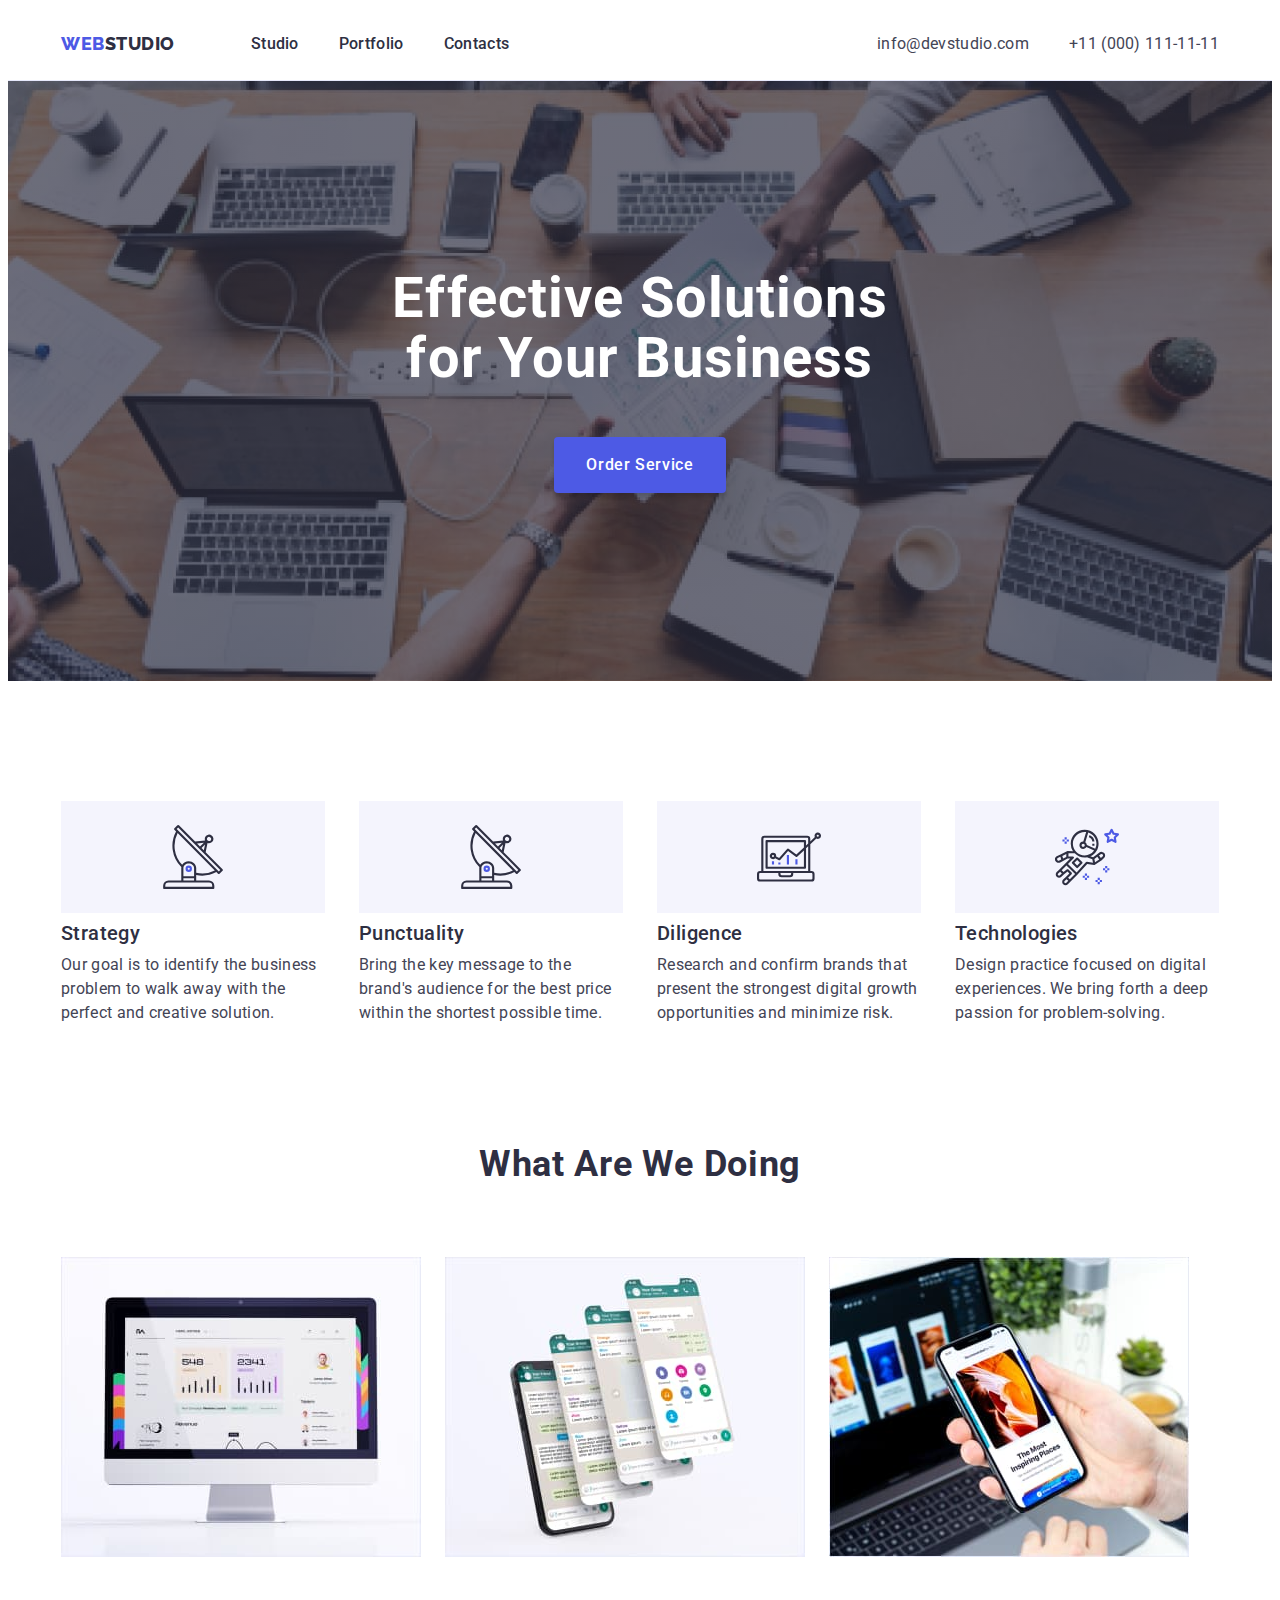
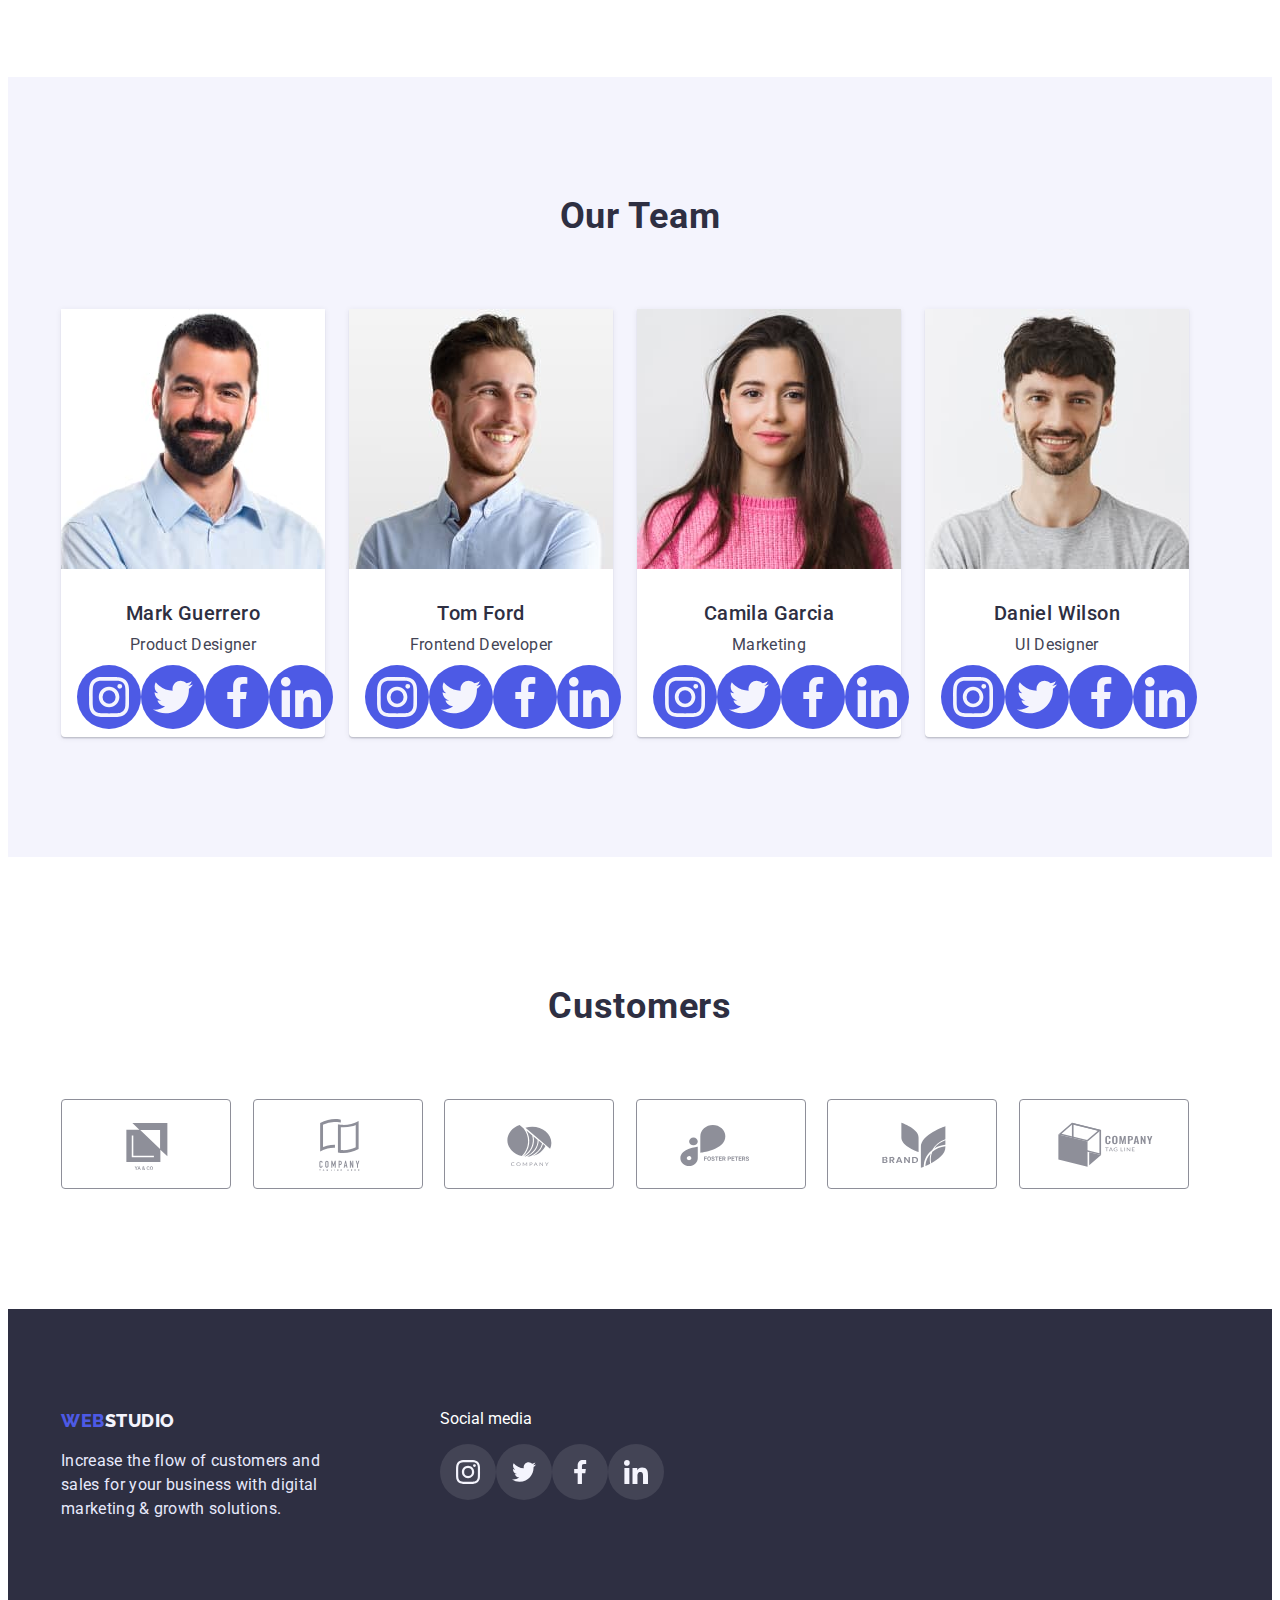
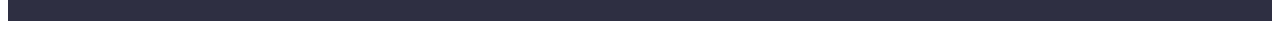
<file: index.html>
<!DOCTYPE html>
<html lang="en">
  <head>
    <meta charset="UTF-8" />
    <meta http-equiv="X-UA-Compatible" content="IE=edge" />
    <meta name="viewport" content="width=device-width, initial-scale=1.0" />
    <title>Document</title>
    <link rel="preconnect" href="https://fonts.googleapis.com" />
    <link rel="preconnect" href="https://fonts.gstatic.com" crossorigin />
    <link
      href="https://fonts.googleapis.com/css2?family=Raleway:wght@800&family=Roboto:wght@400;500;700;900&display=swap"
      rel="stylesheet"
    />
    <link
      rel="stylesheet"
      href="https://cdnjs.cloudflare.com/ajax/libs/modern-normalize/1.1.0/modern-normalize.min.css"
      integrity="sha512-wpPYUAdjBVSE4KJnH1VR1HeZfpl1ub8YT/NKx4PuQ5NmX2tKuGu6U/JRp5y+Y8XG2tV+wKQpNHVUX03MfMFn9Q=="
      crossorigin="anonymous"
      referrerpolicy="no-referrer"
    />
    <link rel="stylesheet" href="./css/styles.css" />
  </head>
  <body>
    <header class="header">
      <div class="container main-nav">
        <nav class="navigation">
          <a class="logo link" href="./index.html"
            ><span class="logo-web link">Web</span
            ><span class="logo-studio link">Studio</span>
          </a>
          <ul class="nav-list list">
            <li class="nav-list-item">
              <a class="nav-link link" href="">Studio</a>
            </li>
            <li class="nav-list-item">
              <a class="nav-link link" href="./portfolio.html">Portfolio</a>
            </li>
            <li class="nav-list-item">
              <a class="nav-link link" href="">Contacts</a>
            </li>
          </ul>
        </nav>
        <address class="address">
          <ul class="adress-list list">
            <li class="adress-list-item">
              <a class="adress-list-link link" href="mailto:info@devstudio.com"
                >info@devstudio.com</a
              >
            </li>
            <li class="adress-list-item">
              <a class="adress-list-link link" href="tel:+110001111111"
                >+11 (000) 111-11-11</a
              >
            </li>
          </ul>
        </address>
      </div>
    </header>
    <main>
      <section class="hero">
        <div class="container">
          <h1 class="hero-title">
            Effective Solutions <br />
            for Your Business
          </h1>
          <button class="hero-btn" type="button">Order Service</button>
        </div>
      </section>
      <section class="describe section">
        <div class="container">
          <h2 class="describe-caption visually-hidden">Describe</h2>
          <ul class="describe-list list">
            <li class="describe-list-item">
              <div class="describe-icon-item">
                <svg class="describe-icon" width="64" height="64">
                  <use href="./images/icons.svg#icon-antenna"></use>
                </svg>
              </div>
              <h3 class="describe-title">Strategy</h3>
              <p class="describe-text">
                Our goal is to identify the business problem to walk away with
                the perfect and creative solution.
              </p>
            </li>
            <li class="describe-list-item">
              <div class="describe-icon-item">
                <svg class="describe-icon" width="64" height="64">
                  <use href="./images/icons.svg#icon-antenna"></use>
                </svg>
              </div>
              <h3 class="describe-title">Punctuality</h3>
              <p class="describe-text">
                Bring the key message to the brand's audience for the best price
                within the shortest possible time.
              </p>
            </li>
            <li class="describe-list-item">
              <div class="describe-icon-item">
                <svg class="describe-icon" width="64" height="64">
                  <use href="./images/icons.svg#icon-diagram"></use>
                </svg>
              </div>
              <h3 class="describe-title">Diligence</h3>
              <p class="describe-text">
                Research and confirm brands that present the strongest digital
                growth opportunities and minimize risk.
              </p>
            </li>
            <li class="describe-list-item">
              <div class="describe-icon-item">
                <svg class="describe-icon" width="64" height="64">
                  <use href="./images/icons.svg#icon-astronaut"></use>
                </svg>
              </div>
              <h3 class="describe-title">Technologies</h3>
              <p class="describe-text">
                Design practice focused on digital experiences. We bring forth a
                deep passion for problem-solving.
              </p>
            </li>
          </ul>
        </div>
      </section>
      <section class="about section">
        <div class="container">
          <h2 class="caption">What are we doing</h2>
          <ul class="about-list list">
            <li class="about-item">
              <img
                class="about-img"
                src="./images/img1.jpg"
                alt="img1"
                width="360"
              />
            </li>
            <li class="about-item">
              <img
                class="about-img"
                src="./images/img2.jpg"
                alt="img2"
                width="360"
              />
            </li>
            <li class="about-item">
              <img
                class="about-img"
                src="./images/img3.jpg"
                alt="img3"
                width="360"
              />
            </li>
          </ul>
        </div>
      </section>
      <section class="team section">
        <div class="container">
          <h2 class="caption">Our Team</h2>
          <ul class="team-list list">
            <li class="team-list-item">
              <img
                class="team-img"
                src="./images/team1.jpg"
                alt="team1"
                width="264"
              />
              <div class="team-desc">
                <h3 class="team-name">Mark Guerrero</h3>
                <p class="team-position">Product Designer</p>
                <ul class="team-soc-list list">
                  <li class="team-soc-item">
                    <a class="team-soc-link link" href="">
                      <svg class="team-soc-icon" widht="40" height="40">
                        <use href="./images/icons.svg#icon-instagram"></use>
                      </svg>
                    </a>
                  </li>
                  <li class="team-soc-item">
                    <a class="team-soc-link link" href="">
                      <svg class="team-soc-icon" widht="40" height="40">
                        <use href="./images/icons.svg#icon-twitter"></use>
                      </svg>
                    </a>
                  </li>
                  <li class="team-soc-item">
                    <a class="team-soc-link link" href="">
                      <svg class="team-soc-icon" widht="40" height="40">
                        <use href="./images/icons.svg#icon-facebook"></use>
                      </svg>
                    </a>
                  </li>
                  <li class="team-soc-item">
                    <a class="team-soc-link link" href="">
                      <svg class="team-soc-icon" widht="40" height="40">
                        <use href="./images/icons.svg#icon-linkedin"></use>
                      </svg>
                    </a>
                  </li>
                </ul>
              </div>
            </li>
            <li class="team-list-item">
              <img
                class="team-img"
                src="./images/team2.jpg"
                alt="team2"
                width="264"
              />
              <div class="team-desc">
                <h3 class="team-name">Tom Ford</h3>
                <p class="team-position">Frontend Developer</p>
                <ul class="team-soc-list list">
                  <li class="team-soc-item">
                    <a class="team-soc-link link" href="">
                      <svg class="team-soc-icon" widht="40" height="40">
                        <use href="./images/icons.svg#icon-instagram"></use>
                      </svg>
                    </a>
                  </li>
                  <li class="team-soc-item">
                    <a class="team-soc-link link" href="">
                      <svg class="team-soc-icon" widht="40" height="40">
                        <use href="./images/icons.svg#icon-twitter"></use>
                      </svg>
                    </a>
                  </li>
                  <li class="team-soc-item">
                    <a class="team-soc-link link" href="">
                      <svg class="team-soc-icon" widht="40" height="40">
                        <use href="./images/icons.svg#icon-facebook"></use>
                      </svg>
                    </a>
                  </li>
                  <li class="team-soc-item">
                    <a class="team-soc-link link" href="">
                      <svg class="team-soc-icon" widht="40" height="40">
                        <use href="./images/icons.svg#icon-linkedin"></use>
                      </svg>
                    </a>
                  </li>
                </ul>
              </div>
            </li>
            <li class="team-list-item">
              <img
                class="team-img"
                src="./images/team3.jpg"
                alt="team3"
                width="264"
              />
              <div class="team-desc">
                <h3 class="team-name">Camila Garcia</h3>
                <p class="team-position">Marketing</p>
                <ul class="team-soc-list list">
                  <li class="team-soc-item">
                    <a class="team-soc-link link" href="">
                      <svg class="team-soc-icon" widht="40" height="40">
                        <use href="./images/icons.svg#icon-instagram"></use>
                      </svg>
                    </a>
                  </li>
                  <li class="team-soc-item">
                    <a class="team-soc-link link" href="">
                      <svg class="team-soc-icon" widht="40" height="40">
                        <use href="./images/icons.svg#icon-twitter"></use>
                      </svg>
                    </a>
                  </li>
                  <li class="team-soc-item">
                    <a class="team-soc-link link" href="">
                      <svg class="team-soc-icon" widht="40" height="40">
                        <use href="./images/icons.svg#icon-facebook"></use>
                      </svg>
                    </a>
                  </li>
                  <li class="team-soc-item">
                    <a class="team-soc-link link" href="">
                      <svg class="team-soc-icon" widht="40" height="40">
                        <use href="./images/icons.svg#icon-linkedin"></use>
                      </svg>
                    </a>
                  </li>
                </ul>
              </div>
            </li>
            <li class="team-list-item">
              <img
                class="team-img"
                src="./images/team4.jpg"
                alt="team4"
                width="264"
              />
              <div class="team-desc">
                <h3 class="team-name">Daniel Wilson</h3>
                <p class="team-position">UI Designer</p>
                <ul class="team-soc-list list">
                  <li class="team-soc-item">
                    <a class="team-soc-link link" href="">
                      <svg class="team-soc-icon" widht="40" height="40">
                        <use href="./images/icons.svg#icon-instagram"></use>
                      </svg>
                    </a>
                  </li>
                  <li class="team-soc-item">
                    <a class="team-soc-link link" href="">
                      <svg class="team-soc-icon" widht="40" height="40">
                        <use href="./images/icons.svg#icon-twitter"></use>
                      </svg>
                    </a>
                  </li>
                  <li class="team-soc-item">
                    <a class="team-soc-link link" href="">
                      <svg class="team-soc-icon" widht="40" height="40">
                        <use href="./images/icons.svg#icon-facebook"></use>
                      </svg>
                    </a>
                  </li>
                  <li class="team-soc-item">
                    <a class="team-soc-link link" href="">
                      <svg class="team-soc-icon" widht="40" height="40">
                        <use href="./images/icons.svg#icon-linkedin"></use>
                      </svg>
                    </a>
                  </li>
                </ul>
              </div>
            </li>
          </ul>
        </div>
      </section>
      <section class="customers-section">
        <div class="container">
          <h2 class="caption">Customers</h2>
          <ul class="customers-list list">
            <li class="customers-list-item">
              <a class="customers-soc-link link" href="">
                <svg class="customers-soc-icon" widht="104" height="56">
                  <use href="./images/icons.svg#icon-Logo"></use>
                </svg>
              </a>
            </li>
            <li class="customers-list-item">
              <a class="customers-soc-link link" href="">
                <svg class="customers-soc-icon" widht="104" height="56">
                  <use href="./images/icons.svg#icon-Logo1"></use>
                </svg>
              </a>
            </li>
            <li class="customers-list-item">
              <a class="customers-soc-link link" href="">
                <svg class="customers-soc-icon" widht="104" height="56">
                  <use href="./images/icons.svg#icon-Logo2"></use>
                </svg>
              </a>
            </li>
            <li class="customers-list-item">
              <a class="customers-soc-link link" href="">
                <svg class="customers-soc-icon" widht="104" height="56">
                  <use href="./images/icons.svg#icon-Logo3"></use>
                </svg>
              </a>
            </li>
            <li class="customers-list-item">
              <a class="customers-soc-link link" href="">
                <svg class="customers-soc-icon" widht="104" height="56">
                  <use href="./images/icons.svg#icon-Logo4"></use>
                </svg>
              </a>
            </li>
            <li class="customers-list-item">
              <a class="customers-soc-link link" href="">
                <svg class="customers-soc-icon" widht="104" height="56">
                  <use href="./images/icons.svg#icon-Logo5"></use>
                </svg>
              </a>
            </li>
          </ul>
        </div>
      </section>
    </main>
    <footer class="footer">
      <div class="footer-container container">
        <section class="footer-section section">
          <a class="logo-footer link" href="./index.html"
            ><span class="logo-web link">Web</span
            ><span class="logo-studio-footer link">Studio</span>
          </a>
          <p class="footer-text">
            Increase the flow of customers and <br />
            sales for your business with digital <br />
            marketing & growth solutions.
          </p>
        </section>
        <section class="footer-soc section">
          <p class="footer-soc-text">Social media</p>
          <ul class="footer-soc-list list">
            <li class="footer-list-item">
              <a class="footer-soc-link link" href="">
                <svg class="footer-soc-icon" widht="24" height="24">
                  <use href="./images/icons.svg#icon-instagram"></use>
                </svg>
              </a>
            </li>
            <li class="footer-list-item">
              <a class="footer-soc-link link" href="">
                <svg class="footer-soc-icon" widht="24" height="24">
                  <use href="./images/icons.svg#icon-twitter"></use>
                </svg>
              </a>
            </li>
            <li class="footer-list-item">
              <a class="footer-soc-link link" href="">
                <svg class="footer-soc-icon" widht="24" height="24">
                  <use href="./images/icons.svg#icon-facebook"></use>
                </svg>
              </a>
            </li>
            <li class="footer-list-item">
              <a class="footer-soc-link link" href="">
                <svg class="footer-soc-icon" widht="24" height="24">
                  <use href="./images/icons.svg#icon-linkedin"></use>
                </svg>
              </a>
            </li>
          </ul>
        </section>
      </div>
    </footer>
  </body>
</html>
</file>
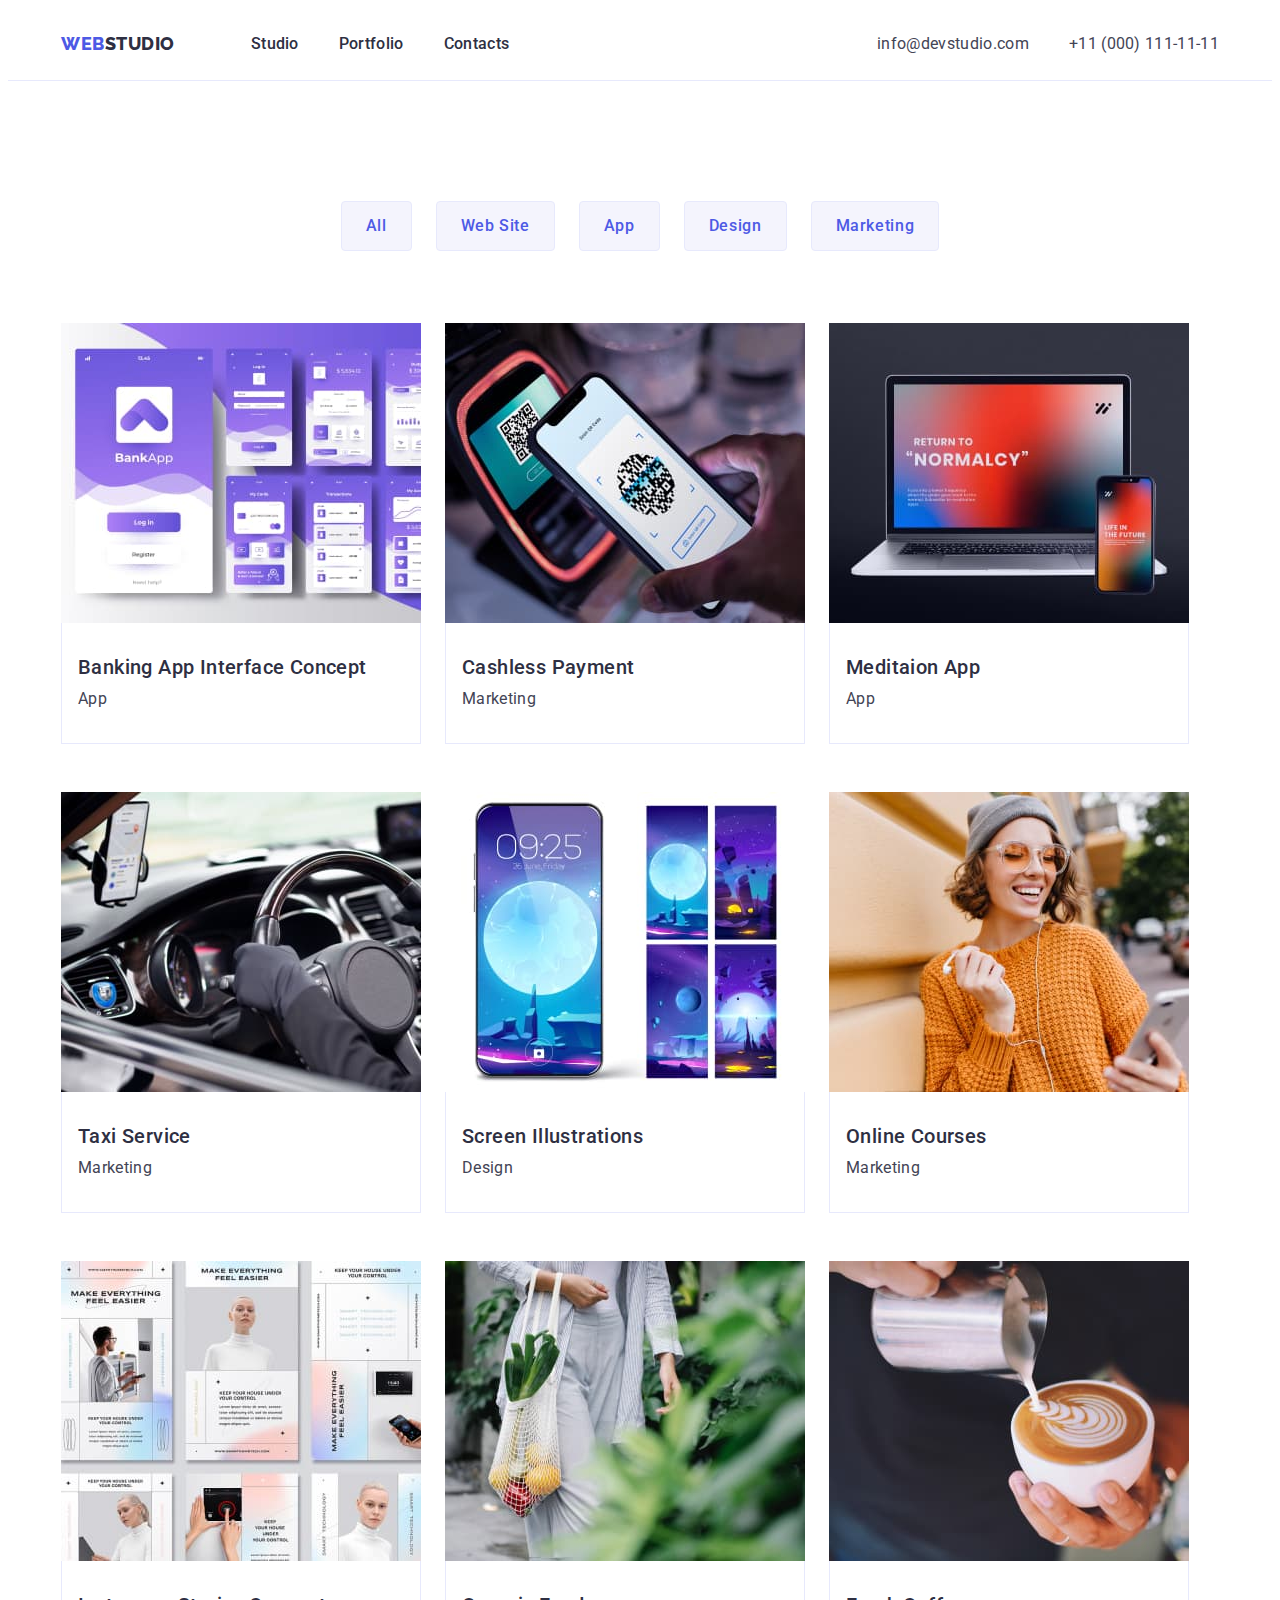
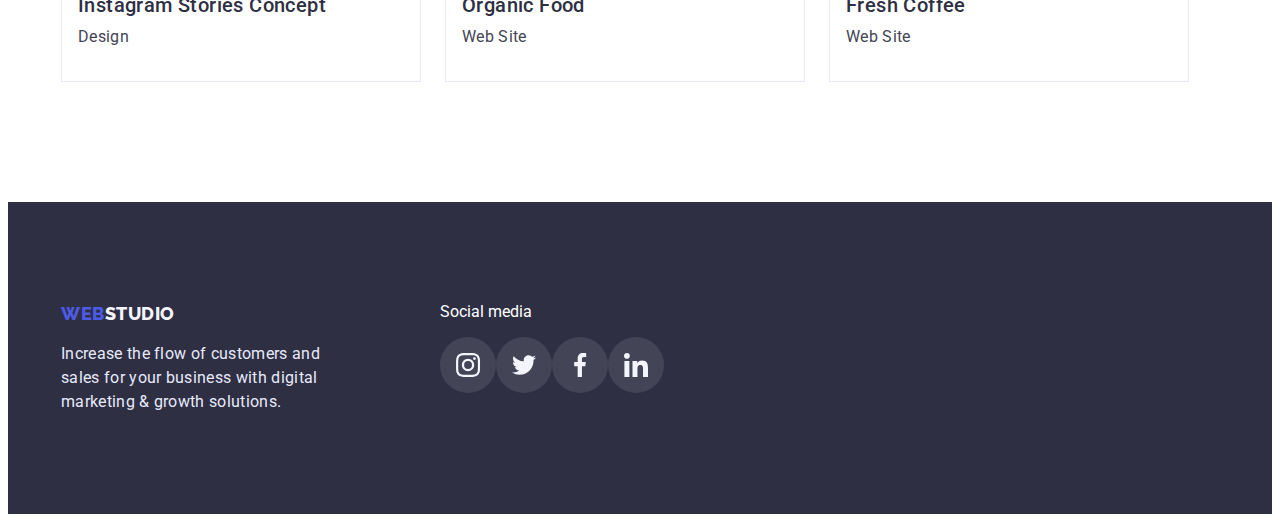
<file: portfolio.html>
<!DOCTYPE html>
<html lang="en">
  <head>
    <meta charset="UTF-8" />
    <meta http-equiv="X-UA-Compatible" content="IE=edge" />
    <meta name="viewport" content="width=device-width, initial-scale=1.0" />
    <title>Document</title>
    <link rel="preconnect" href="https://fonts.googleapis.com" />
    <link rel="preconnect" href="https://fonts.gstatic.com" crossorigin />
    <link
      href="https://fonts.googleapis.com/css2?family=Raleway:wght@800&family=Roboto:wght@400;500;700;900&display=swap"
      rel="stylesheet"
    />
    <link
      rel="stylesheet"
      href="https://cdnjs.cloudflare.com/ajax/libs/modern-normalize/1.1.0/modern-normalize.min.css"
      integrity="sha512-wpPYUAdjBVSE4KJnH1VR1HeZfpl1ub8YT/NKx4PuQ5NmX2tKuGu6U/JRp5y+Y8XG2tV+wKQpNHVUX03MfMFn9Q=="
      crossorigin="anonymous"
      referrerpolicy="no-referrer"
    />
    <link rel="stylesheet" href="./css/styles.css" />
  </head>
  <body>
    <header class="header">
      <div class="container main-nav">
        <nav class="navigation">
          <a class="logo link" href="./index.html"
            ><span class="logo-web">Web</span
            ><span class="logo-studio">Studio</span>
          </a>
          <ul class="nav-list list">
            <li class="nav-list-item">
              <a class="nav-link link" href="./index.html">Studio</a>
            </li>
            <li class="nav-list-item">
              <a class="nav-link link" href="./portfolio.html">Portfolio</a>
            </li>
            <li class="nav-list-item">
              <a class="nav-link link" href="">Contacts</a>
            </li>
          </ul>
        </nav>
        <address class="address">
          <ul class="adress-list list">
            <li class="adress-list-item">
              <a class="adress-list-link link" href="mailto:info@devstudio.com"
                >info@devstudio.com</a
              >
            </li>
            <li class="adress-list-item">
              <a class="adress-list-link link" href="tel:+110001111111"
                >+11 (000) 111-11-11</a
              >
            </li>
          </ul>
        </address>
      </div>
    </header>
    <main class="portfolio">
      <section class="portfolio-filters section">
        <div class="container">
          <h1 class="portfolio-filters-title visually-hidden">Filters</h1>
          <ul class="portfolio-filters-list list">
            <li>
              <button class="portfolio-filters-btn" type="button">All</button>
            </li>
            <li>
              <button class="portfolio-filters-btn" type="button">
                Web Site
              </button>
            </li>
            <li>
              <button class="portfolio-filters-btn" type="button">App</button>
            </li>
            <li>
              <button class="portfolio-filters-btn" type="button">
                Design
              </button>
            </li>
            <li>
              <button class="portfolio-filters-btn" type="button">
                Marketing
              </button>
            </li>
          </ul>
          <ul class="portfolio-list list">
            <li class="portfolio-filters-item">
              <a class="portfolio-link link" href="">
                <img
                  class="portfolio-img"
                  src="./images/portfolio-img1.jpg"
                  alt="Banking App"
                  width="360"
                />
                <div class="portfolio-img-desc">
                  <h2 class="portfolio-title">Banking App Interface Concept</h2>
                  <p class="portfolio-text">App</p>
                </div>
              </a>
            </li>
            <li class="portfolio-filters-item">
              <a class="portfolio-link link" href="">
                <img
                  class="portfolio-img"
                  src="./images/portfolio-img2.jpg"
                  alt="Cashless Payment"
                  width="360"
                />
                <div class="portfolio-img-desc">
                  <h2 class="portfolio-title">Cashless Payment</h2>
                  <p class="portfolio-text">Marketing</p>
                </div>
              </a>
            </li>
            <li class="portfolio-filters-item">
              <a class="portfolio-link link" href="">
                <img
                  class="portfolio-img"
                  src="./images/portfolio-img3.jpg"
                  alt="Meditaion App"
                  width="360"
                />
                <div class="portfolio-img-desc">
                  <h2 class="portfolio-title">Meditaion App</h2>
                  <p class="portfolio-text">App</p>
                </div>
              </a>
            </li>
            <li class="portfolio-filters-item">
              <a class="portfolio-link link" href="">
                <img
                  class="portfolio-img"
                  src="./images/portfolio-img4.jpg"
                  alt="Taxi Service"
                  width="360"
                />
                <div class="portfolio-img-desc">
                  <h2 class="portfolio-title">Taxi Service</h2>
                  <p class="portfolio-text">Marketing</p>
                </div>
              </a>
            </li>
            <li class="portfolio-filters-item">
              <a class="portfolio-link link" href="">
                <img
                  class="portfolio-img"
                  src="./images/portfolio-img5.jpg"
                  alt="Screen Illustrations"
                  width="360"
                />
                <div class="portfolio-img-desc">
                  <h2 class="portfolio-title">Screen Illustrations</h2>
                  <p class="portfolio-text">Design</p>
                </div>
              </a>
            </li>
            <li class="portfolio-filters-item">
              <a class="portfolio-link link" href="">
                <img
                  class="portfolio-img"
                  src="./images/portfolio-img6.jpg"
                  alt="Online Courses"
                  width="360"
                />
                <div class="portfolio-img-desc">
                  <h2 class="portfolio-title">Online Courses</h2>
                  <p class="portfolio-text">Marketing</p>
                </div>
              </a>
            </li>
            <li class="portfolio-filters-item">
              <a class="portfolio-link link" href="">
                <img
                  class="portfolio-img"
                  src="./images/portfolio-img7.jpg"
                  alt="Instagram Stories Concept"
                  width="360"
                />
                <div class="portfolio-img-desc">
                  <h2 class="portfolio-title">Instagram Stories Concept</h2>
                  <p class="portfolio-text">Design</p>
                </div>
              </a>
            </li>
            <li class="portfolio-filters-item">
              <a class="portfolio-link link" href="">
                <img
                  class="portfolio-img"
                  src="./images/portfolio-img8.jpg"
                  alt="Organic Food"
                  width="360"
                />
                <div class="portfolio-img-desc">
                  <h2 class="portfolio-title">Organic Food</h2>
                  <p class="portfolio-text">Web Site</p>
                </div>
              </a>
            </li>
            <li class="portfolio-filters-item">
              <a class="portfolio-link link" href="">
                <img
                  class="portfolio-img"
                  src="./images/portfolio-img9.jpg"
                  alt="Fresh Coffee"
                  width="360"
                />
                <div class="portfolio-img-desc">
                  <h2 class="portfolio-title">Fresh Coffee</h2>
                  <p class="portfolio-text">Web Site</p>
                </div>
              </a>
            </li>
          </ul>
        </div>
      </section>
    </main>
    <footer class="footer">
      <div class="footer-container container">
        <section class="footer-section section">
          <a class="logo-footer link" href="./index.html"
            ><span class="logo-web link">Web</span
            ><span class="logo-studio-footer link">Studio</span>
          </a>
          <p class="footer-text">
            Increase the flow of customers and <br />
            sales for your business with digital <br />
            marketing & growth solutions.
          </p>
        </section>
        <section class="footer-soc section">
          <p class="footer-soc-text">Social media</p>
          <ul class="footer-soc-list list">
            <li class="footer-list-item">
              <a class="footer-soc-link link" href="">
                <svg class="footer-soc-icon" widht="24" height="24">
                  <use href="./images/icons.svg#icon-instagram"></use>
                </svg>
              </a>
            </li>
            <li class="footer-list-item">
              <a class="footer-soc-link link" href="">
                <svg class="footer-soc-icon" widht="24" height="24">
                  <use href="./images/icons.svg#icon-twitter"></use>
                </svg>
              </a>
            </li>
            <li class="footer-list-item">
              <a class="footer-soc-link link" href="">
                <svg class="footer-soc-icon" widht="24" height="24">
                  <use href="./images/icons.svg#icon-facebook"></use>
                </svg>
              </a>
            </li>
            <li class="footer-list-item">
              <a class="footer-soc-link link" href="">
                <svg class="footer-soc-icon" widht="24" height="24">
                  <use href="./images/icons.svg#icon-linkedin"></use>
                </svg>
              </a>
            </li>
          </ul>
        </section>
      </div>
    </footer>
  </body>
</html>
</file>
<file: css/styles.css>
/* ------------GENERAL STYLES--------------- */

:root {
    --primary-font: 'Roboto', sans-serif;
    --secondary-font: 'Raleway', sans-serif;
    --accent-color:#404BBF ;
    --main-text-color:#434455;
    --secondary-text-color: #2E2F42;
    --white-color: #FFFFFF;
    --border-color: #E7E9FC;
    --primary-brand-color: #4D5AE5;
    --background-color: #F4F4FD;
    --linear-gradient: linear-gradient(rgba(46, 47, 66, 0.7), rgba(46, 47, 66, 0.7))
}

p ,h1,h2,h3,h4,h5,h6 {
    margin: 0;
}

ul {
    margin: 0;
    padding-left: 0;
}

body {
    font-family: var(--primary-font);
    color: var(--main-text-color)
}

.container {
    width: 100%;
    max-width: 1158px;
    padding-left: 15px;
    padding-right: 15px;
    margin: 0 auto;
    /* outline: 2px solid red; */
}

.list {
    list-style: none;
}

.link {
    text-decoration: none;
}

.visually-hidden {
    position: absolute;
    white-space: nowrap;
    width: 1px;
    height: 1px;
    overflow: hidden;
    border: 0;
    padding: 0;
    clip: rect(0 0 0 0);
    clip-path: inset(50%);
    margin: -1px;
}
.caption {
    font-weight: 700;
    font-size: 36px;
    margin-bottom: 72px;
    line-height: 1.11;
    text-align: center;
    letter-spacing: 0.02em;
    text-transform: capitalize;
    color: var(--secondary-text-color);
}

img {
    display: block;
    max-width: 100%;
    height: auto;
}

.section {
    padding-top: 120px;
    padding-bottom: 120px;
}

/* --------------------HEADER-------------- */
.header {
    border-bottom: 1px solid var(--border-color);
}

 .main-nav {
    display: flex;
    align-items: center;
 }

.navigation {
    display: flex;
}

.logo {
    font-family: var(--secondary-font);
    font-weight: 800;
    font-size: 18px;
    line-height: 1.33;
    display: flex;
    align-items: center;
    letter-spacing: 0.03em;
    text-transform: uppercase;
}

.logo-web {
        color: var(--primary-brand-color);
}
.logo-studio {
        color: var(--secondary-text-color);
}

.nav-list {
    display: flex;
    margin-left: 76px;
}

.nav-list-item {
}

.nav-list-item:not(:last-child) {
    margin-right: 40px;
}

.nav-link {
    display: block;
    padding: 24px 0;
    font-weight: 500;
    font-size: 16px;   
    line-height: 1.5;
    letter-spacing: 0.02em;
    color: var(--secondary-text-color);
}
.nav-link:is(:hover, :focus) {
    color: var(--accent-color);
}

.address{
    font-style: normal;
    margin-left: auto;
}

.adress-list {
    display: flex;
}

.adress-list-link:is(:hover, :focus) {
    color: var(--accent-color);
}

.adress-list-item:not(:last-child) {
    margin-right: 40px;
}

.adress-list-link {
    display: block;
    font-weight: 400;
    font-size: 16px;
    line-height: 1.5;
    padding: 24px 0;
    letter-spacing: 0.02em;
    color: var(--main-text-color)
}

/* -----------------------HERO----------------------- */
.hero {
    max-width: 1440px;
    margin-right: auto;
    margin-left: auto;
    padding-top: 188px;
    padding-bottom: 188px;
    background: var(--secondary-text-color);
    text-align: center;
    border-color: rgba(46, 47, 66, 0.7);;
    background-image: var(--linear-gradient), url(../images/hero-bg-img.jpg) ;
    background-position: center;
    background-size: cover;
    background-repeat: no-repeat;
}

.hero-title {
    font-weight: 700;
    font-size: 56px;
    line-height: 1.07;
    text-align: center;
    margin-bottom: 48px;
    letter-spacing: 0.02em;
    color: var(--white-color);
}

.hero-btn {
    display: inline-block;
    border: none;
    flex-direction: row;
    font-family: var(--primary-font);
    font-weight: 500;
    font-size: 16px;
    padding: 16px 32px;
    line-height: 1.5;
    letter-spacing: 0.04em;
    color: var(--white-color);
    background: var(--primary-brand-color);
    box-shadow: 0px 4px 4px rgba(0, 0, 0, 0.15);
    border-radius: 4px;
}
.hero-btn:is(:hover, :focus) {
    background: var(--accent-color);
    box-shadow: 0px 4px 4px rgba(0, 0, 0, 0.15);
    border-radius: 4px;
    cursor: pointer;
}

/* ---------------------------MAIN BODY------------------ */  

.describe {
}
.describe-icon{
    display: flex;
    justify-content: center;
    align-items: center;
}
.describe-caption {}

.describe-title {
    font-weight: 500;
    font-size: 20px;
    line-height: 1.2;
    letter-spacing: 0.02em;
    margin-bottom: 8px;
    color: var(--secondary-text-color);
}

.describe-list {
    display: flex;
    justify-content: space-between;
}

.describe-list-item {
    width: 264px;
}
.describe-icon-item{
    height: 112px;
    display: flex;
    justify-content: center;
    align-items: center;
    background-color: #F4F4FD;
    margin-bottom: 8px;
}

.describe-text {
    font-weight: 400;
    font-size: 16px;
    line-height: 1.5;
    letter-spacing: 0.02em;
    color: var(--main-text-color);
}

.describe-text:not(:last-child) {
    margin-right: 24px;
}
.about {
    padding-top: 0;
}

.about-list {
    display: flex;
}

.about-item:not(:last-child) {
    margin-right: 24px;
}

.about-item {
    display: flex;
}

.about-img {
}

.about-img:is(:hover, :focus) {
    cursor: pointer;
}

.team {
    background: var(--background-color);
}

.team-list {
    display: flex;
}

.list {}

.team-list-item {
    width: 264px;
    display: flex;
    flex-direction: column;
    justify-content: center;
    align-items: center;

    background: var(--white-color);
    box-shadow: 0px 1px 6px rgba(46, 47, 66, 0.08), 0px 1px 1px rgba(46, 47, 66, 0.16), 0px 2px 1px rgba(46, 47, 66, 0.08);
    border-radius: 0px 0px 4px 4px;
   
}

.team-list-item:not(:last-child) {
    margin-right: 24px;
}

.team-img {}

.team-desc{
    width: 232px;
    padding-top: 32px;
    padding-bottom: 32px;
    padding-left: 16px;
    padding-right: 16px;
}

.team-name {
    font-weight: 500;
    font-size: 20px;
    line-height: 1.2;
    text-align: center;
    letter-spacing: 0.02em;
    color: var(--secondary-text-color);
    margin-bottom: 8px;
}

.team-position {
    font-weight: 400;
    font-size: 16px;
    line-height: 1.5;
    text-align: center;
    letter-spacing: 0.02em;
    color: var(--main-text-color);  
    margin-bottom: 8px;
}

.team-soc-list{
    display: flex;
    justify-content: center;
    gap: 24px;
}

.team-soc-item{
    width: 40px;
    height: 40px;
}

.team-soc-link{
    width: 100%;
    height: 100%;
    border-radius: 50%;
    display: flex;
    justify-content: center;
    align-items: center;
    background-color: #4D5AE5;
    padding: 12px 12px;
}

.team-soc-link:is(:hover, :focus){
    background-color: #404BBF;;
}

.customers-section{
    padding-top: 130px;
    padding-bottom: 120px;
}

.customers-list {
    display: flex;
    justify-content: space-between;
    max-width: 1128px;
}

.customers-list-item {
    width: 168px;
    height: 88px;
    border: 1px solid #8E8F99;
    border-radius: 4px;
}

.customers-soc-link {
    width: 100%;
    height: 100%;
    display: flex;
    justify-content: center;
    align-items: center;
    gap: 24px;
    fill: #8E8F99;
}

.customers-soc-link:is(:hover, :focus), 
.customers-list-item:is(:hover, :focus)
{
    fill: #404BBF;
    border-color: #404BBF;
}

.customers-soc-icon {
}


/* --------------------PORTFOLIO BODY-------------- */
.portfolio {}

.portfolio-filters {
    padding-bottom: 120px;
}

.portfolio-filters-title {}

.portfolio-filters-list {
    display: flex;
    flex-direction: row;
    justify-content: center;
    align-items: flex-start;
    margin-bottom: 72px;
    gap: 24px;
}

.portfolio-list {
    background: var(--white-color);
    display: flex;
    flex-wrap: wrap;
    gap: 48px 24px;
}

.portfolio-filters-btn {
    font-family: inherit;
    font-style: normal;
    font-weight: 500;
    font-size: 16px;
    line-height: 1.5;
    letter-spacing: 0.04em;
    color: var(--primary-brand-color);
    padding: 12px 24px;
    background: var(--background-color);
    border: 1px solid var(--border-color);
    border-radius: 4px;
    cursor: pointer;
}
.portfolio-filters-btn:is(:hover, :focus) {
    align-items: flex-start;
    color: var(--white-color);
    background: var(--accent-color);
    border: none;
    box-shadow: 0px 3px 1px rgba(0, 0, 0, 0.1), 0px 2px 1px rgba(0, 0, 0, 0.08), 0px 2px 2px rgba(0, 0, 0, 0.12);
}

.portfolio-filters-item:is(:hover, :focus) {
box-shadow: 0px 1px 6px rgba(46, 47, 66, 0.08), 0px 1px 1px rgba(46, 47, 66, 0.16), 0px 2px 1px rgba(46, 47, 66, 0.08);
}

.portfolio-link {}

.portfolio-img {}

.portfolio-img:is(:hover, :focus) {
    cursor: pointer;
}

.portfolio-img-desc {
    border: 1px solid var(--border-color);
    border-top: none;
    padding-top: 32px;
    padding-bottom: 32px;
    padding-left: 16px;
}

.portfolio-title {
    font-weight: 500;
    font-size: 20px;
    line-height: 1.2;
    letter-spacing: 0.02em;
    color: var(--secondary-text-color);
}

.portfolio-text {
    font-size: 16px;
    line-height: 1.5;
    letter-spacing: 0.02em;
    color: var(--main-text-color);
    margin-top: 8px;
}


/* -----------------FOOTER------------------------ */

.footer {
    display: flex;
    padding-top: 100px;
    padding-bottom: 100px;
    background: var(--secondary-text-color) ;
}

.footer-container{
    display: flex;
}

.footer-section{
    display: block;
    padding: 0;
}
.logo-footer {
    font-family: var(--secondary-font);
    font-weight: 800;
    font-size: 18px;
    line-height: 1.33;
    display: flex;
    align-items: center;
    letter-spacing: 0.03em;
    text-transform: uppercase;
    margin-bottom: 16px;
}

.logo-studio-footer {
    color: var(--background-color);
}

.footer-text {
        font-size: 16px;
        line-height: 1.5;
        letter-spacing: 0.02em;
        color: var(--border-color);
}

.footer-soc {
    display: block;
    margin-left: 120px;
    padding: 0;
}

.footer-soc-list{
    display: flex;
    gap: 16px;
}

.footer-soc-text {
    color: var(--white-color);
    margin-bottom: 16px;
}

.footer-list-item {
    display: flex;
    width: 40px;
    height: 40px;
}

.footer-soc-link {
    width: 100%;
    height: 100%;
    border-radius: 50%;
    display: flex;
    justify-content: center;
    align-items: center;
    background-color: rgba(255, 255, 255, 0.1);
    padding: 8px 8px;
}

.footer-soc-link:is(:hover, :focus){
    background-color: #31D0AA;
}
.footer-soc-icon {}
</file>
